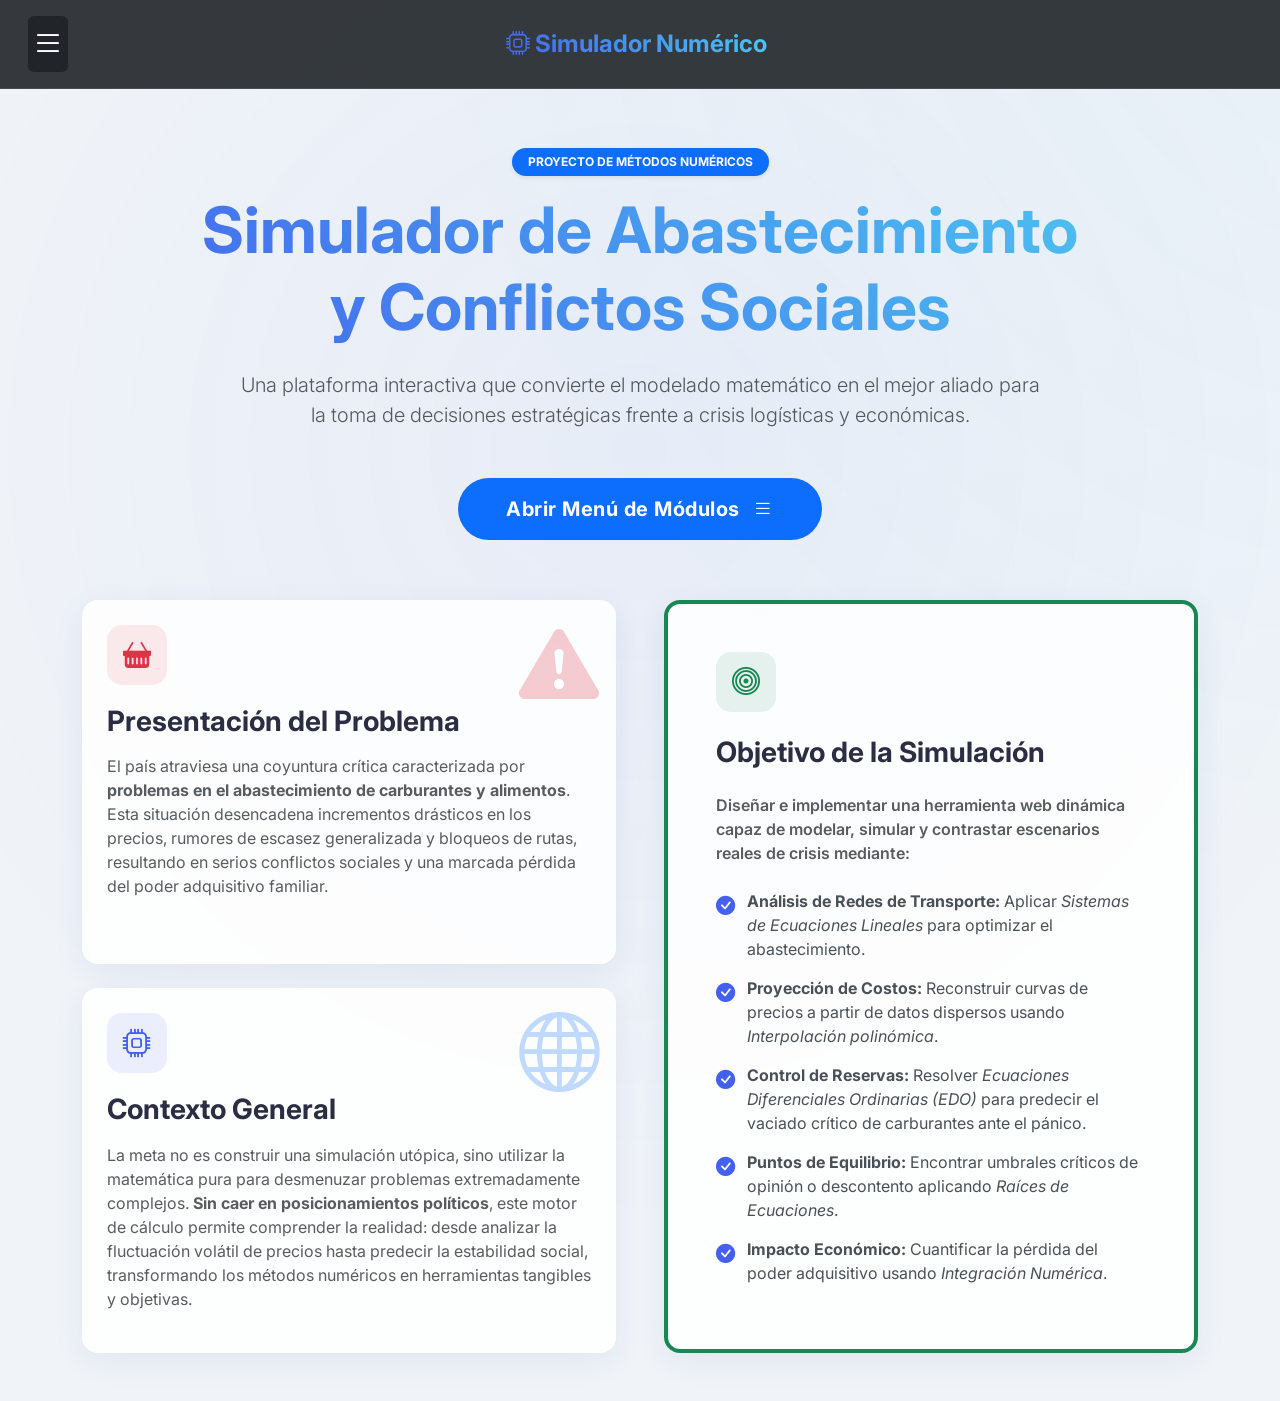
<file: index.html>
<!DOCTYPE html>
<html lang="es">
<head>
    <meta charset="UTF-8">
    <meta name="viewport" content="width=device-width, initial-scale=1.0">
    <title>Portal - Simulador de Abastecimiento y Conflictos</title>
    <!-- Google Fonts -->
    <link rel="preconnect" href="https://fonts.googleapis.com">
    <link rel="preconnect" href="https://fonts.gstatic.com" crossorigin>
    <link href="https://fonts.googleapis.com/css2?family=Inter:wght@300;400;600;800&display=swap" rel="stylesheet">
    <!-- Bootstrap CSS -->
    <link href="https://cdn.jsdelivr.net/npm/bootstrap@5.3.2/dist/css/bootstrap.min.css" rel="stylesheet">
    <!-- Bootstrap Icons -->
    <link rel="stylesheet" href="https://cdn.jsdelivr.net/npm/bootstrap-icons@1.11.1/font/bootstrap-icons.css">
    <!-- Custom CSS -->
    <link rel="stylesheet" href="css/style.css">
    <style>
        .hero-section {
            padding: 100px 0 60px 0;
            text-align: center;
        }
        .feature-icon-box {
            width: 60px;
            height: 60px;
            border-radius: 15px;
            display: flex;
            align-items: center;
            justify-content: center;
            font-size: 28px;
            margin-bottom: 20px;
        }
        .icon-bg-primary { background: rgba(67, 97, 238, 0.1); color: var(--primary-color); }
        .icon-bg-danger { background: rgba(220, 53, 69, 0.1); color: #dc3545; }
        .icon-bg-success { background: rgba(25, 135, 84, 0.1); color: #198754; }
        
        .objective-list li {
            margin-bottom: 15px;
            display: flex;
            align-items: flex-start;
            color: #495057;
        }
        .objective-list i {
            color: var(--primary-color);
            margin-right: 12px;
            font-size: 1.2rem;
            margin-top: 2px;
        }
        .menu-link {
            transition: all 0.2s ease;
        }
        .menu-link:hover {
            background: rgba(255,255,255,0.1);
            transform: translateX(5px);
        }
    </style>
</head>
<body>
    <div class="background-mesh"></div>
    
    <!-- Header with Toggle Button -->
    <header class="p-3 position-fixed top-0 w-100 z-3 bg-dark glass-navbar" style="border-bottom: 1px solid rgba(255, 255, 255, 0.1);">
        <div class="container-fluid d-flex justify-content-between align-items-center">
            <button class="btn btn-dark border-0 shadow-none text-white p-1" type="button" data-bs-toggle="offcanvas" data-bs-target="#offcanvasMenu" aria-controls="offcanvasMenu">
                <i class="bi bi-list fs-2"></i>
            </button>
            <span class="fw-bold gradient-text fs-4"><i class="bi bi-cpu"></i> Simulador Numérico</span>
            <div style="width: 48px;"></div> <!-- Spacer -->
        </div>
    </header>

    <!-- Offcanvas Vertical Menu -->
    <div class="offcanvas offcanvas-start bg-dark text-white" tabindex="-1" id="offcanvasMenu" aria-labelledby="offcanvasMenuLabel" style="border-right: 1px solid rgba(255,255,255,0.1); width: 320px;">
        <div class="offcanvas-header border-bottom border-secondary p-4">
            <h5 class="offcanvas-title fw-bold gradient-text fs-4" id="offcanvasMenuLabel"><i class="bi bi-cpu"></i> Menú Principal</h5>
            <button type="button" class="btn-close btn-close-white shadow-none" data-bs-dismiss="offcanvas" aria-label="Close"></button>
        </div>
        <div class="offcanvas-body p-4">
            <ul class="nav flex-column gap-2 mt-2">
                <li class="nav-item">
                    <a class="nav-link text-white rounded menu-link px-3 py-2" href="index.html">
                        <i class="bi bi-house-door me-3 text-primary fs-5"></i> Inicio
                    </a>
                </li>
                <li class="nav-item mt-4 mb-2">
                    <span class="text-muted text-uppercase small fw-bold ms-3" style="letter-spacing: 1px;">Módulos de Simulación</span>
                </li>
                <li class="nav-item">
                    <a class="nav-link text-white rounded menu-link px-3 py-2" href="pages/modulo1.html">
                        <i class="bi bi-bezier2 me-3 text-primary fs-5"></i> 1. Redes Logísticas (SEL)
                    </a>
                </li>
                <li class="nav-item">
                    <a class="nav-link text-white rounded menu-link px-3 py-2" href="pages/modulo2.html">
                        <i class="bi bi-speedometer2 me-3 text-warning fs-5"></i> 2. Agotamiento (EDO)
                    </a>
                </li>
                <li class="nav-item">
                    <a class="nav-link text-white rounded menu-link px-3 py-2" href="pages/modulo3.html">
                        <i class="bi bi-graph-up-arrow me-3 text-success fs-5"></i> 3. Escasez (Interp)
                    </a>
                </li>
                <li class="nav-item">
                    <a class="nav-link text-white rounded menu-link px-3 py-2" href="pages/modulo4.html">
                        <i class="bi bi-cash-stack me-3 text-success fs-5"></i> 
                              4. Costos Acumulados (Integración Numérica)
                    </a>
                </li>

                <li class="nav-item">
                    <a class="nav-link text-white rounded menu-link px-3 py-2" href="pages/modulo5.html">
                        <i class="bi bi-exclamation-triangle me-3 text-danger fs-5"></i> 
                            5. Abastecimiento Critico (Raíces de Ecuaciones)
                    </a>
                </li>

                <li class="nav-item">
                    <a class="nav-link text-white rounded menu-link px-3 py-2" href="pages/modulo6.html">
                        <i class="bi bi-megaphone me-3 text-warning fs-5"></i> 
                             6. Rumores de desabastecimiento (Sistemas Lineales)
                    </a>
                </li>

                <li class="nav-item">
                    <a class="nav-link text-white rounded menu-link px-3 py-2" href="pages/modulo7.html">
                        <i class="bi bi-people-fill me-3 text-info fs-5"></i> 
                                7. Descontento Social (EDO)
                    </a>
                </li>
            </ul>
        </div>
    </div>

    <div class="container content-wrapper mb-5 pt-5">
        
        <!-- Hero Section -->
        <section class="hero-section fade-in">
            <span class="badge bg-primary text-uppercase px-3 py-2 rounded-pill mb-3 shadow-sm">Proyecto de Métodos Numéricos</span>
            <h1 class="display-3 fw-bold gradient-text mb-4">Simulador de Abastecimiento <br>y Conflictos Sociales</h1>
            <p class="lead text-muted mx-auto mb-5" style="max-width: 800px;">
                Una plataforma interactiva que convierte el modelado matemático en el mejor aliado para la toma de decisiones estratégicas frente a crisis logísticas y económicas.
            </p>
            <button class="btn btn-primary btn-lg glow-button px-5 py-3 rounded-pill" type="button" data-bs-toggle="offcanvas" data-bs-target="#offcanvasMenu">
                Abrir Menú de Módulos <i class="bi bi-list ms-2"></i>
            </button>
        </section>

        <!-- Sección: Presentación, Contexto y Objetivos -->
        <section class="row g-5 mb-5 fade-in delay-1 align-items-stretch">
            
            <!-- Columna Izquierda: Problema y Contexto -->
            <div class="col-lg-6 d-flex flex-column gap-4">
                
                <!-- Presentación del Problema -->
                <div class="glass-card p-4 h-100 position-relative overflow-hidden">
                    <div class="position-absolute top-0 end-0 p-3 opacity-25">
                        <i class="bi bi-exclamation-triangle-fill display-1 text-danger"></i>
                    </div>
                    <div class="feature-icon-box icon-bg-danger position-relative z-1">
                        <i class="bi bi-basket-fill"></i>
                    </div>
                    <h3 class="fw-bold mb-3 position-relative z-1">Presentación del Problema</h3>
                    <p class="text-muted mb-0 position-relative z-1">
                        El país atraviesa una coyuntura crítica caracterizada por <strong>problemas en el abastecimiento de carburantes y alimentos</strong>. Esta situación desencadena incrementos drásticos en los precios, rumores de escasez generalizada y bloqueos de rutas, resultando en serios conflictos sociales y una marcada pérdida del poder adquisitivo familiar.
                    </p>
                </div>

                <!-- Contexto General -->
                <div class="glass-card p-4 h-100 position-relative overflow-hidden">
                    <div class="position-absolute top-0 end-0 p-3 opacity-25">
                        <i class="bi bi-globe display-1 text-primary"></i>
                    </div>
                    <div class="feature-icon-box icon-bg-primary position-relative z-1">
                        <i class="bi bi-cpu"></i>
                    </div>
                    <h3 class="fw-bold mb-3 position-relative z-1">Contexto General</h3>
                    <p class="text-muted mb-0 position-relative z-1">
                        La meta no es construir una simulación utópica, sino utilizar la matemática pura para desmenuzar problemas extremadamente complejos. <strong>Sin caer en posicionamientos políticos</strong>, este motor de cálculo permite comprender la realidad: desde analizar la fluctuación volátil de precios hasta predecir la estabilidad social, transformando los métodos numéricos en herramientas tangibles y objetivas.
                    </p>
                </div>

            </div>

            <!-- Columna Derecha: Objetivo de la Simulación -->
            <div class="col-lg-6">
                <div class="glass-card p-4 p-md-5 h-100 border-top border-4 border-success">
                    <div class="feature-icon-box icon-bg-success mb-4">
                        <i class="bi bi-bullseye"></i>
                    </div>
                    <h3 class="fw-bold mb-4">Objetivo de la Simulación</h3>
                    <p class="text-muted fw-semibold mb-4">
                        Diseñar e implementar una herramienta web dinámica capaz de modelar, simular y contrastar escenarios reales de crisis mediante:
                    </p>
                    
                    <ul class="list-unstyled objective-list">
                        <li>
                            <i class="bi bi-check-circle-fill"></i>
                            <span><strong>Análisis de Redes de Transporte:</strong> Aplicar <em>Sistemas de Ecuaciones Lineales</em> para optimizar el abastecimiento.</span>
                        </li>
                        <li>
                            <i class="bi bi-check-circle-fill"></i>
                            <span><strong>Proyección de Costos:</strong> Reconstruir curvas de precios a partir de datos dispersos usando <em>Interpolación polinómica</em>.</span>
                        </li>
                        <li>
                            <i class="bi bi-check-circle-fill"></i>
                            <span><strong>Control de Reservas:</strong> Resolver <em>Ecuaciones Diferenciales Ordinarias (EDO)</em> para predecir el vaciado crítico de carburantes ante el pánico.</span>
                        </li>
                        <li>
                            <i class="bi bi-check-circle-fill"></i>
                            <span><strong>Puntos de Equilibrio:</strong> Encontrar umbrales críticos de opinión o descontento aplicando <em>Raíces de Ecuaciones</em>.</span>
                        </li>
                        <li>
                            <i class="bi bi-check-circle-fill"></i>
                            <span><strong>Impacto Económico:</strong> Cuantificar la pérdida del poder adquisitivo usando <em>Integración Numérica</em>.</span>
                        </li>
                    </ul>
                </div>
            </div>
            
        </section>

    </div>

    <!-- Bootstrap JS -->
    <script src="https://cdn.jsdelivr.net/npm/bootstrap@5.3.2/dist/js/bootstrap.bundle.min.js"></script>
</body>
</html>
</file>
<file: css/style.css>
/* Variables y Paleta de Colores Moderna (Compartida) */
:root {
    --bg-color: #f0f4f8;
    --card-bg: rgba(255, 255, 255, 0.85);
    --primary-color: #4361ee;
    --primary-hover: #3a0ca3;
    --text-main: #2b2d42;
    --glass-border: rgba(255, 255, 255, 0.4);
    --glass-shadow: 0 8px 32px 0 rgba(31, 38, 135, 0.07);
}

body {
    font-family: 'Inter', sans-serif;
    background-color: var(--bg-color);
    color: var(--text-main);
    overflow-x: hidden;
    position: relative;
}

/* Navbar de Cristal */
.glass-navbar {
    background: rgba(33, 37, 41, 0.9) !important;
    backdrop-filter: blur(10px);
    -webkit-backdrop-filter: blur(10px);
    border-bottom: 1px solid rgba(255,255,255,0.1);
}

.glass-navbar .navbar-brand {
    font-size: 1.5rem;
}

/* Fondo decorativo moderno */
.background-mesh {
    position: fixed;
    top: -50%;
    left: -50%;
    width: 200%;
    height: 200%;
    background: radial-gradient(circle at 50% 50%, rgba(67, 97, 238, 0.05) 0%, transparent 50%),
                radial-gradient(circle at 80% 20%, rgba(76, 201, 240, 0.05) 0%, transparent 40%);
    z-index: -1;
    pointer-events: none;
}

/* Contenedor principal */
.content-wrapper {
    position: relative;
    z-index: 1;
}

/* Efecto Glassmorphism para las tarjetas */
.glass-card {
    background: var(--card-bg);
    backdrop-filter: blur(12px);
    -webkit-backdrop-filter: blur(12px);
    border: 1px solid var(--glass-border);
    border-radius: 16px;
    box-shadow: var(--glass-shadow);
    transition: transform 0.3s ease, box-shadow 0.3s ease;
}

.glass-card:hover {
    box-shadow: 0 12px 40px 0 rgba(31, 38, 135, 0.1);
}

/* Texto con gradiente */
.gradient-text {
    background: linear-gradient(45deg, var(--primary-color), #4cc9f0);
    -webkit-background-clip: text;
    -webkit-text-fill-color: transparent;
    background-clip: text;
}

/* Formularios y Cajas */
.form-control, .form-select {
    border-radius: 8px;
    border: 1px solid #ced4da;
    padding: 0.6rem 1rem;
    transition: all 0.3s;
}

.form-control:focus, .form-select:focus {
    border-color: var(--primary-color);
    box-shadow: 0 0 0 0.25rem rgba(67, 97, 238, 0.25);
}

/* Botones y Animaciones */
.glow-button {
    border: none;
    font-weight: 700;
    letter-spacing: 0.5px;
    transition: all 0.3s ease;
    border-radius: 10px;
}

.btn-warning.glow-button {
    background: linear-gradient(45deg, #ffca28, #ffb300);
    color: #333 !important;
}

.btn-warning.glow-button:hover {
    background: linear-gradient(45deg, #ffb300, #ff8f00);
    box-shadow: 0 0 20px rgba(255, 179, 0, 0.5);
    transform: translateY(-2px);
}

/* Caja de interpretación */
.interpretation-box {
    font-size: 1.05rem;
    line-height: 1.6;
    border-radius: 10px;
    background-color: rgba(248, 249, 250, 0.8);
    border-left: 4px solid #6c757d;
}

/* Estado Crítico y Alertas en Tablas */
.table-danger {
    background-color: #f8d7da !important;
    color: #842029;
}

.table-warning {
    background-color: #fff3cd !important;
    color: #664d03;
}

/* Animaciones de entrada */
.fade-in {
    opacity: 0;
    animation: fadeIn 0.8s ease forwards;
}

.delay-1 { animation-delay: 0.1s; }
.delay-2 { animation-delay: 0.2s; }
.delay-3 { animation-delay: 0.3s; }
.delay-4 { animation-delay: 0.4s; }

@keyframes fadeIn {
    from {
        opacity: 0;
        transform: translateY(20px);
    }
    to {
        opacity: 1;
        transform: translateY(0);
    }
}

/* Offcanvas Menu Link */
.menu-link {
    transition: all 0.2s ease;
}
.menu-link:hover {
    background: rgba(255,255,255,0.1);
    transform: translateX(5px);
}
</file>
